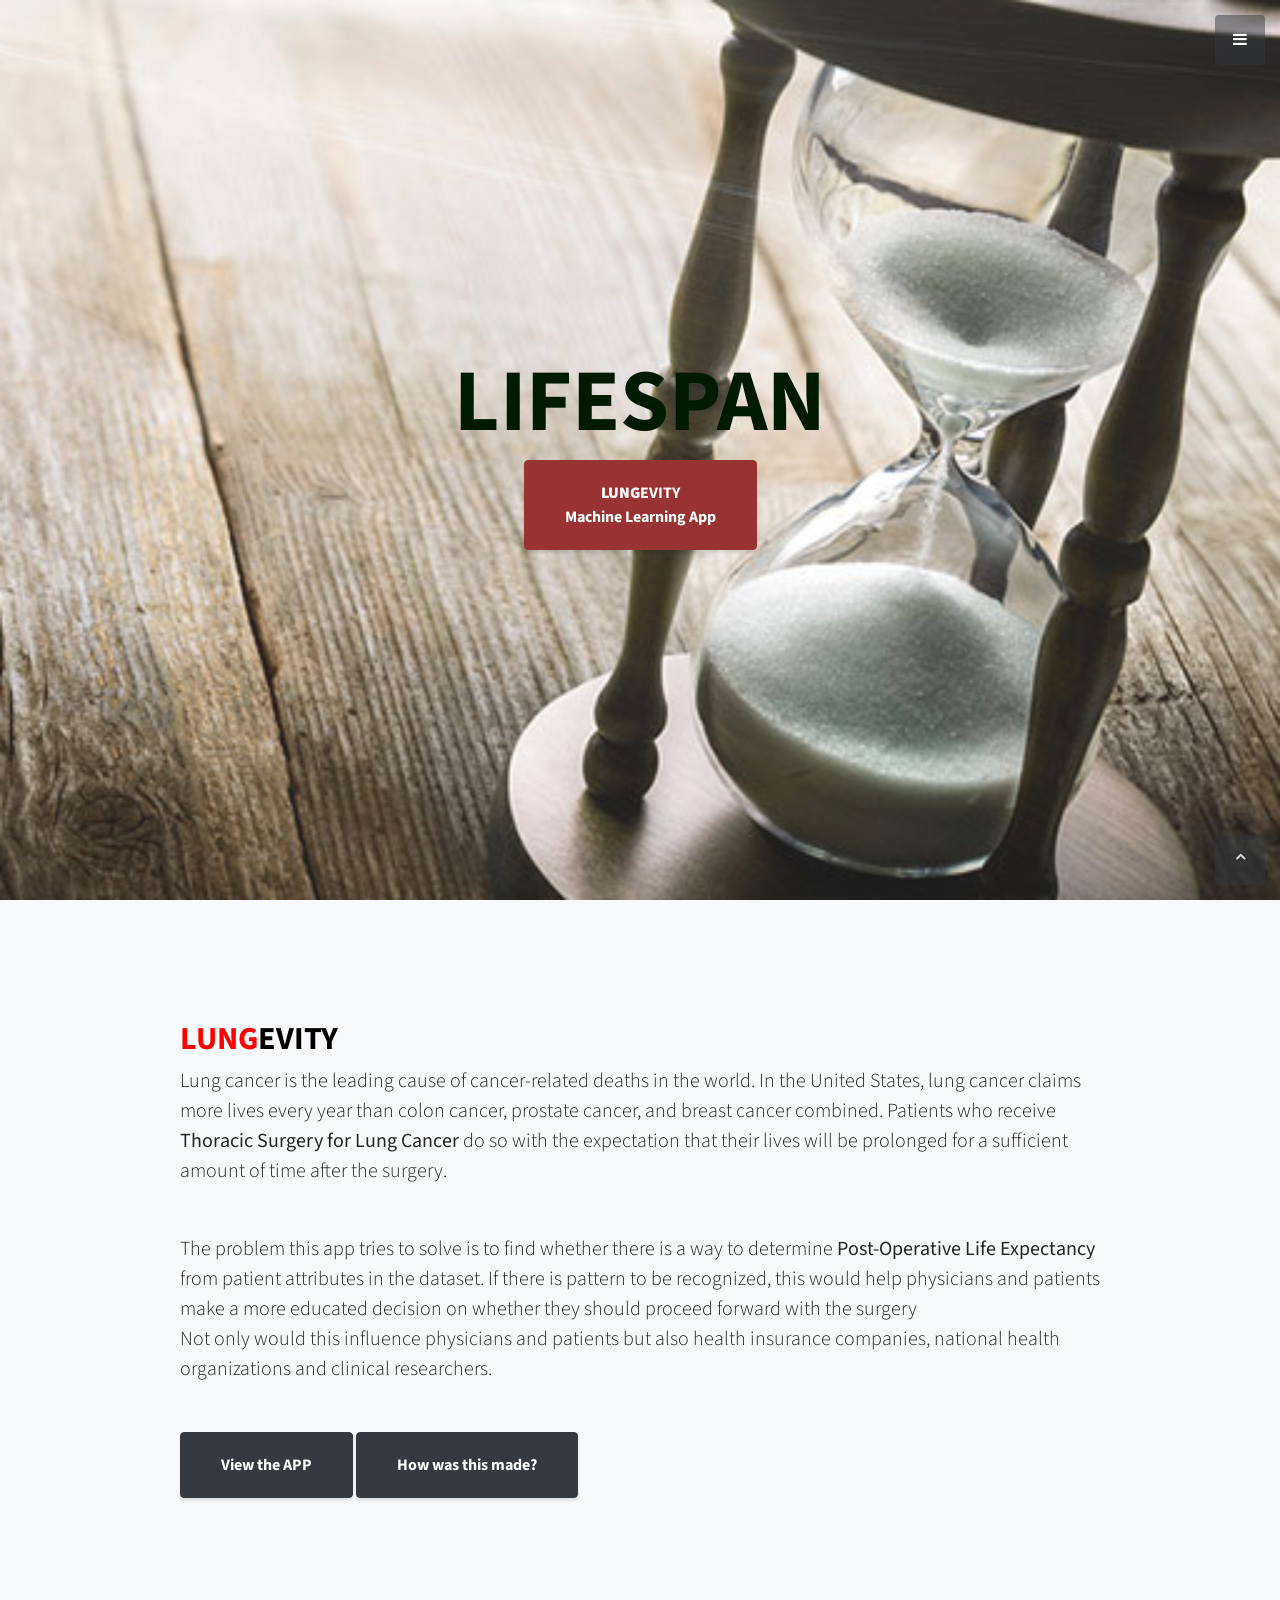
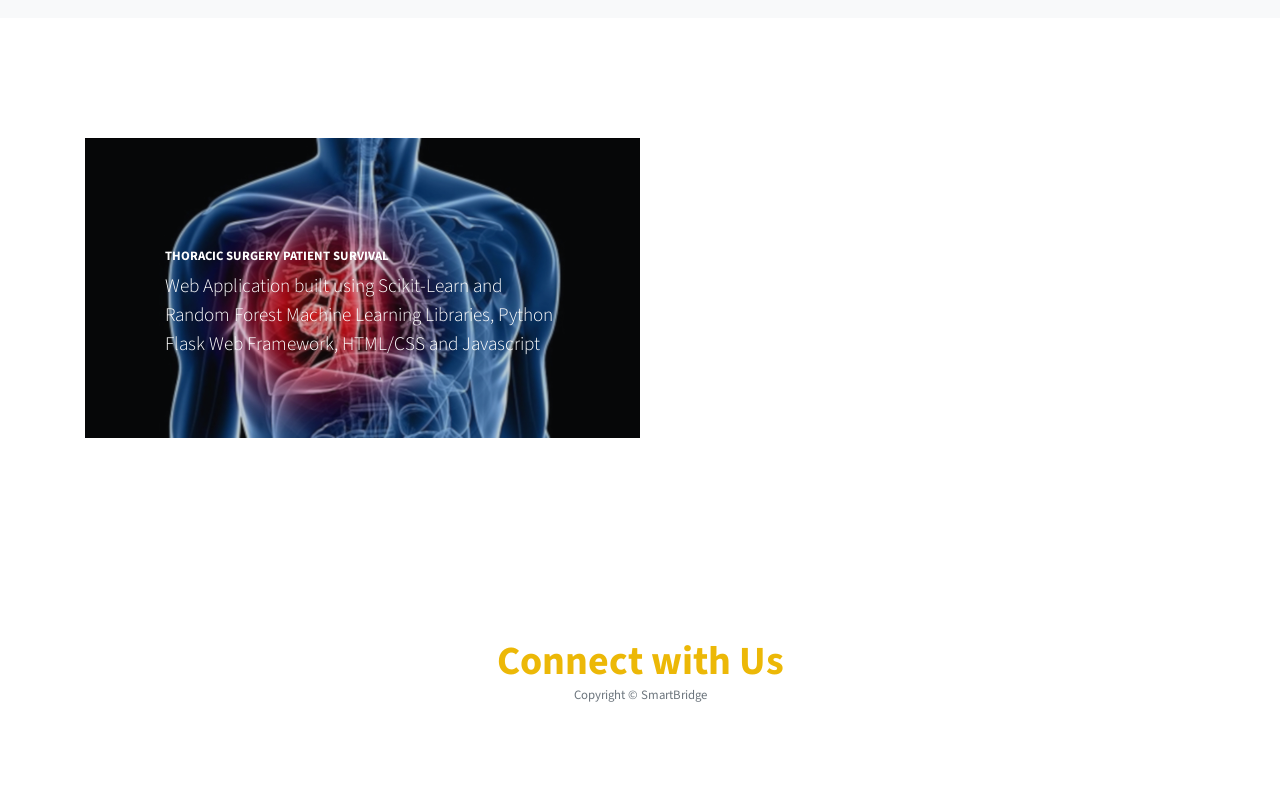
<file: flask/templates/index.html>
<!DOCTYPE html>
<html lang="en">

  <head>

    <meta charset="utf-8">
    <meta name="viewport" content="width=device-width, initial-scale=1, shrink-to-fit=no">
    <meta name="description" content="">
    <meta name="author" content="">

    <title>Life Expectancy Project</title>

    <!-- Bootstrap Core CSS -->
    <link href="../static/vendor/bootstrap/css/bootstrap.min.css" rel="stylesheet">

    <!-- Custom Fonts -->
    <link href="../static/vendor/font-awesome/css/font-awesome.min.css" rel="stylesheet" type="text/css">
    <link href="https://fonts.googleapis.com/css?family=Source+Sans+Pro:300,400,700,300italic,400italic,700italic" rel="stylesheet" type="text/css">
    <link href="../static/vendor/simple-line-icons/css/simple-line-icons.css" rel="stylesheet">

    <!-- Custom CSS -->
    <link href="../static/css/stylish-portfolio.css" rel="stylesheet">
    <style>
        .lungevity {
       color: black; 
       }
       span{
       color: red
       }

       .mb-1 {
         color: #001a00;
       }
       </style>
       

  </head>

  <body id="page-top">
    <!-- Navigation -->
    <a class="menu-toggle rounded" href="#">
      <i class="fa fa-bars"></i>
    </a>
    <nav id="sidebar-wrapper">
      <ul class="sidebar-nav">
        <li class="sidebar-brand">
          <a class="js-scroll-trigger" href="#page-top"><b>LIFE</b>SPAN</a>
        </li>
        <li class="sidebar-nav-item">
          <a class="js-scroll-trigger" href="#page-top">Home</a>
        </li>
        <li class="sidebar-nav-item">
          <a class="js-scroll-trigger" href="#portfolio">Infrastructure Walkthrough</a>
        </li>
        <li class="sidebar-nav-item">
          <a class="js-scroll-trigger" href="#connect">Connect With Us</a>
        </li>
      </ul>
    </nav>

    <!-- Header -->
    <header class="masthead d-flex">
      <div class="container text-center my-auto">
        <h1 class="mb-1" >LIFESPAN</h1>

        <a class="btn btn-primary btn-xl js-scroll-trigger" href="#about"><b>LUNG</b>EVITY<br>Machine Learning App</a>
        <!-- <a class="btn btn-primary btn-xl js-scroll-trigger" href="#about2">GDP Vs. Life Expectancy<br>Tableau Visualization</a> -->
      </div>
      <div class="overlay"></div>
    </header>

    <!-- About -->
    <section class="content-section bg-light" id="about">
      <!--<div class="container text-center">-->
          <div class="container">
        <div class="row">
          <div class="col-lg-10 mx-auto">
            <h2 class="lungevity"><span>LUNG</span>EVITY</h2>
            <p class="lead mb-5">Lung cancer is the leading cause of cancer-related deaths in the world. In the United States, lung cancer claims more lives every year than colon cancer, prostate cancer, and breast cancer combined.
              Patients who receive <b>Thoracic Surgery for Lung Cancer</b> do so with the expectation that their lives will be prolonged for a sufficient amount of time after the surgery.
              </p>
              <p class="lead mb-5">The problem this app tries to solve is to find whether there is a way 
                to determine <b>Post-Operative Life Expectancy</b> from patient attributes in the dataset. If there is pattern to be recognized, this would help physicians and patients make a more educated decision on whether they should proceed forward with the surgery
              <br>Not only would this influence physicians and patients but also health insurance companies, national health organizations and clinical researchers.</p>


              <a class="btn btn-dark btn-xl js-scroll-trigger" href="\form">View the APP</a>
            <a class="btn btn-dark btn-xl js-scroll-trigger" href="#portfolio">How was this made?</a>
          </div>
        </div>
      </div>
    </section>

       
    <!-- Portfolio -->
    <section class="content-section" id="portfolio">
      <div class="container">
        <!--<div class="content-section-heading text-center">
          <h3 class="text-secondary mb-0">Portfolio</h3>
          <h2 class="mb-5">Recent Projects</h2>
        </div>-->
        
        <div class="row no-gutters">
          <div class="col-lg-6">
            <a class="portfolio-item" href="/form">
              <span class="caption">
                <span class="caption-content">
                  <h2 class="text-color-white">Thoracic Surgery Patient Survival
</h2>
                  <p class="text-color-white mb-0">Web Application built using Scikit-Learn and Random Forest Machine Learning Libraries,
                    Python Flask Web Framework, HTML/CSS and Javascript
                  </p>
                </span>
              </span>
             
              <img class="img-fluid" src="../static/img/lung_cancer.jpg" alt="" style="width:580px;height:300px;">
            </a>
          </div>
          
      </section>
      
  

    <!-- Footer -->
    <footer class="footer text-center" id="connect">
      <div class="container">
      	<div class="col-lg-10 mx-auto">
          <h1 class="text-secondary mb-0">Connect with Us</h1>
        <!-- <ul class="list-inline mb-5">
          <li class="list-inline-item">
            <a class="social-link rounded-circle text-white mr-3" href="https://www.linkedin.com/in/gibraan-negron-2ab17214b/">
              <i class="icon-social-linkedin"></i>
            </a>
          </li>
          <li class="list-inline-item">
            <a class="social-link rounded-circle text-white" href="https://github.com/gnnj">
              <i class="icon-social-github"></i>
            </a>
          </li>
        </ul> -->

        <p class="text-muted small mb-0">Copyright &copy; SmartBridge</p>
      </div>
    </footer>

    <!-- Scroll to Top Button-->
    <a class="scroll-to-top rounded js-scroll-trigger" href="#page-top">
      <i class="fa fa-angle-up"></i>
    </a>

    <!-- Bootstrap core JavaScript -->
    <script src="../static/vendor/jquery/jquery.min.js"></script>
    <script src="../static/vendor/bootstrap/js/bootstrap.bundle.min.js"></script>

    <!-- Plugin JavaScript -->
    <script src="../static/vendor/jquery-easing/jquery.easing.min.js"></script>

    <!-- Custom scripts for this template -->
    <script src="../static/js/stylish-portfolio.min.js"></script>

  </body>

</html>
</file>
<file: flask/static/vendor/simple-line-icons/css/simple-line-icons.css>
@font-face {
  font-family: 'simple-line-icons';
  src: url('../fonts/Simple-Line-Icons.eot?v=2.4.0');
  src: url('../fonts/Simple-Line-Icons.eot?v=2.4.0#iefix') format('embedded-opentype'), url('../fonts/Simple-Line-Icons.woff2?v=2.4.0') format('woff2'), url('../fonts/Simple-Line-Icons.ttf?v=2.4.0') format('truetype'), url('../fonts/Simple-Line-Icons.woff?v=2.4.0') format('woff'), url('../fonts/Simple-Line-Icons.svg?v=2.4.0#simple-line-icons') format('svg');
  font-weight: normal;
  font-style: normal;
}
/*
 Use the following CSS code if you want to have a class per icon.
 Instead of a list of all class selectors, you can use the generic [class*="icon-"] selector, but it's slower:
*/
.icon-user,
.icon-people,
.icon-user-female,
.icon-user-follow,
.icon-user-following,
.icon-user-unfollow,
.icon-login,
.icon-logout,
.icon-emotsmile,
.icon-phone,
.icon-call-end,
.icon-call-in,
.icon-call-out,
.icon-map,
.icon-location-pin,
.icon-direction,
.icon-directions,
.icon-compass,
.icon-layers,
.icon-menu,
.icon-list,
.icon-options-vertical,
.icon-options,
.icon-arrow-down,
.icon-arrow-left,
.icon-arrow-right,
.icon-arrow-up,
.icon-arrow-up-circle,
.icon-arrow-left-circle,
.icon-arrow-right-circle,
.icon-arrow-down-circle,
.icon-check,
.icon-clock,
.icon-plus,
.icon-minus,
.icon-close,
.icon-event,
.icon-exclamation,
.icon-organization,
.icon-trophy,
.icon-screen-smartphone,
.icon-screen-desktop,
.icon-plane,
.icon-notebook,
.icon-mustache,
.icon-mouse,
.icon-magnet,
.icon-energy,
.icon-disc,
.icon-cursor,
.icon-cursor-move,
.icon-crop,
.icon-chemistry,
.icon-speedometer,
.icon-shield,
.icon-screen-tablet,
.icon-magic-wand,
.icon-hourglass,
.icon-graduation,
.icon-ghost,
.icon-game-controller,
.icon-fire,
.icon-eyeglass,
.icon-envelope-open,
.icon-envelope-letter,
.icon-bell,
.icon-badge,
.icon-anchor,
.icon-wallet,
.icon-vector,
.icon-speech,
.icon-puzzle,
.icon-printer,
.icon-present,
.icon-playlist,
.icon-pin,
.icon-picture,
.icon-handbag,
.icon-globe-alt,
.icon-globe,
.icon-folder-alt,
.icon-folder,
.icon-film,
.icon-feed,
.icon-drop,
.icon-drawer,
.icon-docs,
.icon-doc,
.icon-diamond,
.icon-cup,
.icon-calculator,
.icon-bubbles,
.icon-briefcase,
.icon-book-open,
.icon-basket-loaded,
.icon-basket,
.icon-bag,
.icon-action-undo,
.icon-action-redo,
.icon-wrench,
.icon-umbrella,
.icon-trash,
.icon-tag,
.icon-support,
.icon-frame,
.icon-size-fullscreen,
.icon-size-actual,
.icon-shuffle,
.icon-share-alt,
.icon-share,
.icon-rocket,
.icon-question,
.icon-pie-chart,
.icon-pencil,
.icon-note,
.icon-loop,
.icon-home,
.icon-grid,
.icon-graph,
.icon-microphone,
.icon-music-tone-alt,
.icon-music-tone,
.icon-earphones-alt,
.icon-earphones,
.icon-equalizer,
.icon-like,
.icon-dislike,
.icon-control-start,
.icon-control-rewind,
.icon-control-play,
.icon-control-pause,
.icon-control-forward,
.icon-control-end,
.icon-volume-1,
.icon-volume-2,
.icon-volume-off,
.icon-calendar,
.icon-bulb,
.icon-chart,
.icon-ban,
.icon-bubble,
.icon-camrecorder,
.icon-camera,
.icon-cloud-download,
.icon-cloud-upload,
.icon-envelope,
.icon-eye,
.icon-flag,
.icon-heart,
.icon-info,
.icon-key,
.icon-link,
.icon-lock,
.icon-lock-open,
.icon-magnifier,
.icon-magnifier-add,
.icon-magnifier-remove,
.icon-paper-clip,
.icon-paper-plane,
.icon-power,
.icon-refresh,
.icon-reload,
.icon-settings,
.icon-star,
.icon-symbol-female,
.icon-symbol-male,
.icon-target,
.icon-credit-card,
.icon-paypal,
.icon-social-tumblr,
.icon-social-twitter,
.icon-social-facebook,
.icon-social-instagram,
.icon-social-linkedin,
.icon-social-pinterest,
.icon-social-github,
.icon-social-google,
.icon-social-reddit,
.icon-social-skype,
.icon-social-dribbble,
.icon-social-behance,
.icon-social-foursqare,
.icon-social-soundcloud,
.icon-social-spotify,
.icon-social-stumbleupon,
.icon-social-youtube,
.icon-social-dropbox,
.icon-social-vkontakte,
.icon-social-steam {
  font-family: 'simple-line-icons';
  speak: none;
  font-style: normal;
  font-weight: normal;
  font-variant: normal;
  text-transform: none;
  line-height: 1;
  /* Better Font Rendering =========== */
  -webkit-font-smoothing: antialiased;
  -moz-osx-font-smoothing: grayscale;
}
.icon-user:before {
  content: "\e005";
}
.icon-people:before {
  content: "\e001";
}
.icon-user-female:before {
  content: "\e000";
}
.icon-user-follow:before {
  content: "\e002";
}
.icon-user-following:before {
  content: "\e003";
}
.icon-user-unfollow:before {
  content: "\e004";
}
.icon-login:before {
  content: "\e066";
}
.icon-logout:before {
  content: "\e065";
}
.icon-emotsmile:before {
  content: "\e021";
}
.icon-phone:before {
  content: "\e600";
}
.icon-call-end:before {
  content: "\e048";
}
.icon-call-in:before {
  content: "\e047";
}
.icon-call-out:before {
  content: "\e046";
}
.icon-map:before {
  content: "\e033";
}
.icon-location-pin:before {
  content: "\e096";
}
.icon-direction:before {
  content: "\e042";
}
.icon-directions:before {
  content: "\e041";
}
.icon-compass:before {
  content: "\e045";
}
.icon-layers:before {
  content: "\e034";
}
.icon-menu:before {
  content: "\e601";
}
.icon-list:before {
  content: "\e067";
}
.icon-options-vertical:before {
  content: "\e602";
}
.icon-options:before {
  content: "\e603";
}
.icon-arrow-down:before {
  content: "\e604";
}
.icon-arrow-left:before {
  content: "\e605";
}
.icon-arrow-right:before {
  content: "\e606";
}
.icon-arrow-up:before {
  content: "\e607";
}
.icon-arrow-up-circle:before {
  content: "\e078";
}
.icon-arrow-left-circle:before {
  content: "\e07a";
}
.icon-arrow-right-circle:before {
  content: "\e079";
}
.icon-arrow-down-circle:before {
  content: "\e07b";
}
.icon-check:before {
  content: "\e080";
}
.icon-clock:before {
  content: "\e081";
}
.icon-plus:before {
  content: "\e095";
}
.icon-minus:before {
  content: "\e615";
}
.icon-close:before {
  content: "\e082";
}
.icon-event:before {
  content: "\e619";
}
.icon-exclamation:before {
  content: "\e617";
}
.icon-organization:before {
  content: "\e616";
}
.icon-trophy:before {
  content: "\e006";
}
.icon-screen-smartphone:before {
  content: "\e010";
}
.icon-screen-desktop:before {
  content: "\e011";
}
.icon-plane:before {
  content: "\e012";
}
.icon-notebook:before {
  content: "\e013";
}
.icon-mustache:before {
  content: "\e014";
}
.icon-mouse:before {
  content: "\e015";
}
.icon-magnet:before {
  content: "\e016";
}
.icon-energy:before {
  content: "\e020";
}
.icon-disc:before {
  content: "\e022";
}
.icon-cursor:before {
  content: "\e06e";
}
.icon-cursor-move:before {
  content: "\e023";
}
.icon-crop:before {
  content: "\e024";
}
.icon-chemistry:before {
  content: "\e026";
}
.icon-speedometer:before {
  content: "\e007";
}
.icon-shield:before {
  content: "\e00e";
}
.icon-screen-tablet:before {
  content: "\e00f";
}
.icon-magic-wand:before {
  content: "\e017";
}
.icon-hourglass:before {
  content: "\e018";
}
.icon-graduation:before {
  content: "\e019";
}
.icon-ghost:before {
  content: "\e01a";
}
.icon-game-controller:before {
  content: "\e01b";
}
.icon-fire:before {
  content: "\e01c";
}
.icon-eyeglass:before {
  content: "\e01d";
}
.icon-envelope-open:before {
  content: "\e01e";
}
.icon-envelope-letter:before {
  content: "\e01f";
}
.icon-bell:before {
  content: "\e027";
}
.icon-badge:before {
  content: "\e028";
}
.icon-anchor:before {
  content: "\e029";
}
.icon-wallet:before {
  content: "\e02a";
}
.icon-vector:before {
  content: "\e02b";
}
.icon-speech:before {
  content: "\e02c";
}
.icon-puzzle:before {
  content: "\e02d";
}
.icon-printer:before {
  content: "\e02e";
}
.icon-present:before {
  content: "\e02f";
}
.icon-playlist:before {
  content: "\e030";
}
.icon-pin:before {
  content: "\e031";
}
.icon-picture:before {
  content: "\e032";
}
.icon-handbag:before {
  content: "\e035";
}
.icon-globe-alt:before {
  content: "\e036";
}
.icon-globe:before {
  content: "\e037";
}
.icon-folder-alt:before {
  content: "\e039";
}
.icon-folder:before {
  content: "\e089";
}
.icon-film:before {
  content: "\e03a";
}
.icon-feed:before {
  content: "\e03b";
}
.icon-drop:before {
  content: "\e03e";
}
.icon-drawer:before {
  content: "\e03f";
}
.icon-docs:before {
  content: "\e040";
}
.icon-doc:before {
  content: "\e085";
}
.icon-diamond:before {
  content: "\e043";
}
.icon-cup:before {
  content: "\e044";
}
.icon-calculator:before {
  content: "\e049";
}
.icon-bubbles:before {
  content: "\e04a";
}
.icon-briefcase:before {
  content: "\e04b";
}
.icon-book-open:before {
  content: "\e04c";
}
.icon-basket-loaded:before {
  content: "\e04d";
}
.icon-basket:before {
  content: "\e04e";
}
.icon-bag:before {
  content: "\e04f";
}
.icon-action-undo:before {
  content: "\e050";
}
.icon-action-redo:before {
  content: "\e051";
}
.icon-wrench:before {
  content: "\e052";
}
.icon-umbrella:before {
  content: "\e053";
}
.icon-trash:before {
  content: "\e054";
}
.icon-tag:before {
  content: "\e055";
}
.icon-support:before {
  content: "\e056";
}
.icon-frame:before {
  content: "\e038";
}
.icon-size-fullscreen:before {
  content: "\e057";
}
.icon-size-actual:before {
  content: "\e058";
}
.icon-shuffle:before {
  content: "\e059";
}
.icon-share-alt:before {
  content: "\e05a";
}
.icon-share:before {
  content: "\e05b";
}
.icon-rocket:before {
  content: "\e05c";
}
.icon-question:before {
  content: "\e05d";
}
.icon-pie-chart:before {
  content: "\e05e";
}
.icon-pencil:before {
  content: "\e05f";
}
.icon-note:before {
  content: "\e060";
}
.icon-loop:before {
  content: "\e064";
}
.icon-home:before {
  content: "\e069";
}
.icon-grid:before {
  content: "\e06a";
}
.icon-graph:before {
  content: "\e06b";
}
.icon-microphone:before {
  content: "\e063";
}
.icon-music-tone-alt:before {
  content: "\e061";
}
.icon-music-tone:before {
  content: "\e062";
}
.icon-earphones-alt:before {
  content: "\e03c";
}
.icon-earphones:before {
  content: "\e03d";
}
.icon-equalizer:before {
  content: "\e06c";
}
.icon-like:before {
  content: "\e068";
}
.icon-dislike:before {
  content: "\e06d";
}
.icon-control-start:before {
  content: "\e06f";
}
.icon-control-rewind:before {
  content: "\e070";
}
.icon-control-play:before {
  content: "\e071";
}
.icon-control-pause:before {
  content: "\e072";
}
.icon-control-forward:before {
  content: "\e073";
}
.icon-control-end:before {
  content: "\e074";
}
.icon-volume-1:before {
  content: "\e09f";
}
.icon-volume-2:before {
  content: "\e0a0";
}
.icon-volume-off:before {
  content: "\e0a1";
}
.icon-calendar:before {
  content: "\e075";
}
.icon-bulb:before {
  content: "\e076";
}
.icon-chart:before {
  content: "\e077";
}
.icon-ban:before {
  content: "\e07c";
}
.icon-bubble:before {
  content: "\e07d";
}
.icon-camrecorder:before {
  content: "\e07e";
}
.icon-camera:before {
  content: "\e07f";
}
.icon-cloud-download:before {
  content: "\e083";
}
.icon-cloud-upload:before {
  content: "\e084";
}
.icon-envelope:before {
  content: "\e086";
}
.icon-eye:before {
  content: "\e087";
}
.icon-flag:before {
  content: "\e088";
}
.icon-heart:before {
  content: "\e08a";
}
.icon-info:before {
  content: "\e08b";
}
.icon-key:before {
  content: "\e08c";
}
.icon-link:before {
  content: "\e08d";
}
.icon-lock:before {
  content: "\e08e";
}
.icon-lock-open:before {
  content: "\e08f";
}
.icon-magnifier:before {
  content: "\e090";
}
.icon-magnifier-add:before {
  content: "\e091";
}
.icon-magnifier-remove:before {
  content: "\e092";
}
.icon-paper-clip:before {
  content: "\e093";
}
.icon-paper-plane:before {
  content: "\e094";
}
.icon-power:before {
  content: "\e097";
}
.icon-refresh:before {
  content: "\e098";
}
.icon-reload:before {
  content: "\e099";
}
.icon-settings:before {
  content: "\e09a";
}
.icon-star:before {
  content: "\e09b";
}
.icon-symbol-female:before {
  content: "\e09c";
}
.icon-symbol-male:before {
  content: "\e09d";
}
.icon-target:before {
  content: "\e09e";
}
.icon-credit-card:before {
  content: "\e025";
}
.icon-paypal:before {
  content: "\e608";
}
.icon-social-tumblr:before {
  content: "\e00a";
}
.icon-social-twitter:before {
  content: "\e009";
}
.icon-social-facebook:before {
  content: "\e00b";
}
.icon-social-instagram:before {
  content: "\e609";
}
.icon-social-linkedin:before {
  content: "\e60a";
}
.icon-social-pinterest:before {
  content: "\e60b";
}
.icon-social-github:before {
  content: "\e60c";
}
.icon-social-google:before {
  content: "\e60d";
}
.icon-social-reddit:before {
  content: "\e60e";
}
.icon-social-skype:before {
  content: "\e60f";
}
.icon-social-dribbble:before {
  content: "\e00d";
}
.icon-social-behance:before {
  content: "\e610";
}
.icon-social-foursqare:before {
  content: "\e611";
}
.icon-social-soundcloud:before {
  content: "\e612";
}
.icon-social-spotify:before {
  content: "\e613";
}
.icon-social-stumbleupon:before {
  content: "\e614";
}
.icon-social-youtube:before {
  content: "\e008";
}
.icon-social-dropbox:before {
  content: "\e00c";
}
.icon-social-vkontakte:before {
  content: "\e618";
}
.icon-social-steam:before {
  content: "\e620";
}
</file>
<file: flask/static/css/stylish-portfolio.css>
body,
html {
  width: 100%;
  height: 100%;
}

body {
  font-family: 'Source Sans Pro';
}
.text-color-white { color: #fff; text-shadow: 2px; }
.text-bold { font-weight: bold; }
.btn-xl {
  padding: 1.25rem 2.5rem;
}

.content-section {
  padding-top: 7.5rem;
  padding-bottom: 7.5rem;
}

.content-section-heading h2 {
  font-size: 3rem;
}

.content-section-heading h3 {
  font-size: 1rem;
  text-transform: uppercase;
}

h1,
h2,
h3,
h4,
h5,
h6 {
  font-weight: 700;
}

.text-faded {
  color: rgba(255, 255, 255, 0.7);
}

/* Map */
.map {
  height: 30rem;
}

@media (max-width: 992px) {
  .map {
    height: 75%;
  }
}

.map iframe {
  pointer-events: none;
}

.scroll-to-top {
  position: fixed;
  right: 15px;
  bottom: 15px;
  display: none;
  width: 50px;
  height: 50px;
  text-align: center;
  color: white;
  background: rgba(52, 58, 64, 0.5);
  line-height: 45px;
}

.scroll-to-top:focus, .scroll-to-top:hover {
  color: white;
}

.scroll-to-top:hover {
  background: #343a40;
}

.scroll-to-top i {
  font-weight: 800;
}

.masthead {
  min-height: 30rem;
  position: relative;
  display: table;
  width: 100%;
  height: auto;
  padding-top: 8rem;
  padding-bottom: 8rem;
  background: linear-gradient(90deg, rgba(255, 255, 255, 0.1) 0%, rgba(255, 255, 255, 0.1) 100%), url("../img/logo.jpg");
  background-position: center center;
  background-repeat: no-repeat;
  background-size: cover;
}

.formhead {
  min-height: 30rem;
  position: relative;
  display: table;
  width: 100%;
  height: auto;
  padding-top: 8rem;
  padding-bottom: 8rem;
  background: linear-gradient(90deg, rgba(255, 255, 255, 0.1) 0%, rgba(255, 255, 255, 0.1) 100%), url("../img/form_header.jpg");
  background-position: center center;
  background-repeat: no-repeat;
  background-size: cover;
}

.masthead h1 {
  font-size: 4rem;
  margin: 0;
  padding: 0;
}

.formhead h1 {
  font-size: 4rem;
  margin: 0;
  padding: 0;
}

@media (min-width: 992px) {
  .masthead {
    height: 100vh;
  }
  .masthead h1 {
    font-size: 5.5rem;
  }
}

/* Side Menu */
#sidebar-wrapper {
  position: fixed;
  z-index: 2;
  right: 0;
  width: 250px;
  height: 100%;
  -webkit-transition: all 0.4s ease 0s;
  -moz-transition: all 0.4s ease 0s;
  -ms-transition: all 0.4s ease 0s;
  -o-transition: all 0.4s ease 0s;
  transition: all 0.4s ease 0s;
  transform: translateX(250px);
  background: #993333;
  border-left: 1px solid rgba(255, 255, 255, 0.1);
}

.sidebar-nav {
  position: absolute;
  top: 0;
  width: 250px;
  margin: 0;
  padding: 0;
  list-style: none;
}

.sidebar-nav li.sidebar-nav-item a {
  display: block;
  text-decoration: none;
  color: #fff;
  padding: 15px;
}

.sidebar-nav li a:hover {
  text-decoration: none;
  color: #fff;
  background: rgba(255, 255, 255, 0.2);
}

.sidebar-nav li a:active,
.sidebar-nav li a:focus {
  text-decoration: none;
}

.sidebar-nav > .sidebar-brand {
  font-size: 1.2rem;
  background: rgba(52, 58, 64, 0.1);
  height: 80px;
  line-height: 50px;
  padding-top: 15px;
  padding-bottom: 15px;
  padding-left: 15px;
}

.sidebar-nav > .sidebar-brand a {
  color: #fff;
}

.sidebar-nav > .sidebar-brand a:hover {
  color: #fff;
  background: none;
}

#sidebar-wrapper.active {
  right: 250px;
  width: 250px;
  -webkit-transition: all 0.4s ease 0s;
  -moz-transition: all 0.4s ease 0s;
  -ms-transition: all 0.4s ease 0s;
  -o-transition: all 0.4s ease 0s;
  transition: all 0.4s ease 0s;
}

.menu-toggle {
  position: fixed;
  right: 15px;
  top: 15px;
  width: 50px;
  height: 50px;
  text-align: center;
  color: #fff;
  background: rgba(52, 58, 64, 0.5);
  line-height: 50px;
  z-index: 999;
}

.menu-toggle:focus, .menu-toggle:hover {
  color: #fff;
}

.menu-toggle:hover {
  background: #343a40;
}

.service-icon {
  background-color: #fff;
  color: #993333;
  height: 7rem;
  width: 7rem;
  display: block;
  line-height: 7.5rem;
  font-size: 2.25rem;
  box-shadow: 0 3px 3px 0 rgba(0, 0, 0, 0.1);
}

.callout {
  padding: 15rem 0;
  background: linear-gradient(90deg, rgba(255, 255, 255, 0.1) 0%, rgba(255, 255, 255, 0.1) 100%), url("../img/logo.jpg");
  background-position: center center;
  background-repeat: no-repeat;
  background-size: cover;
}

.callout h2 {
  font-size: 3.5rem;
  font-weight: 700;
  display: block;
  max-width: 30rem;
}

.portfolio-item {
  display: block;
  position: relative;
  overflow: hidden;
  max-width: 530px;
  margin: auto auto 1rem;
}
.portfolio-item .caption {
  display: flex;
  height: 100%;
  width: 100%;
  background-color: rgba(33, 37, 41, 0.2);
  position: absolute;
  top: 0;
  bottom: 0;
  z-index: 1;
}

.portfolio-item .caption .caption-content {
  color: #fff;
  margin: auto 2rem 2rem;
}

.portfolio-item .caption .caption-content h2 {
  font-size: 0.8rem;
  text-transform: uppercase;
}

.portfolio-item .caption .caption-content p {
  font-weight: 300;
  font-size: 1.2rem;
}

@media (min-width: 992px) {
  .portfolio-item {
    max-width: none;
    margin: 0;
  }
  .portfolio-item .caption {
    -webkit-transition: -webkit-clip-path 0.25s ease-out, background-color 0.7s;
    -webkit-clip-path: inset(0px);
    clip-path: inset(0px);
  }
  .portfolio-item .caption .caption-content {
    transition: opacity 0.25s;
    margin-left: 5rem;
    margin-right: 5rem;
    margin-bottom: 5rem;
  }
  .portfolio-item img {
    -webkit-transition: -webkit-clip-path 0.25s ease-out;
    -webkit-clip-path: inset(-1px);
    clip-path: inset(-1px);
  }
  .portfolio-item:hover img {
    -webkit-clip-path: inset(2rem);
    clip-path: inset(2rem);
  }
  .portfolio-item:hover .caption {
    background-color: #993333;
    -webkit-clip-path: inset(2rem);
    clip-path: inset(2rem);
  }
}

footer.footer {
  padding-top: 5rem;
  padding-bottom: 5rem;
}

footer.footer .social-link {
  display: block;
  height: 4rem;
  width: 4rem;
  line-height: 4.3rem;
  font-size: 1.5rem;
  background-color: #993333;
  transition: background-color 0.15s ease-in-out;
  box-shadow: 0 3px 3px 0 rgba(0, 0, 0, 0.1);
}

footer.footer .social-link:hover {
  background-color: #993333;
  text-decoration: none;
}

a {
  color: #993333;
}

a:hover, a:focus, a:active {
  color: #993333;
}

.btn-primary {
  background-color: #993333 !important;
  border-color: #993333 !important;
  color: #fff !important;
}

.btn-primary:hover, .btn-primary:focus, .btn-primary:active {
  background-color: #993333 !important;
  border-color: #993333 !important;
}

.btn-secondary {
  background-color: #ecb807 !important;
  border-color: #ecb807 !important;
  color: #fff !important;
}

.btn-secondary:hover, .btn-secondary:focus, .btn-secondary:active {
  background-color: #ba9106 !important;
  border-color: #ba9106 !important;
}

.btn-dark {
  color: #fff !important;
}

.btn {
  box-shadow: 0px 3px 3px 0px rgba(0, 0, 0, 0.1);
  font-weight: 700;
}

.bg-primary {
  background-color: #993333 !important;
}

.text-primary {
  color: #993333 !important;
}

.text-secondary {
  color: #ecb807 !important;
}
</file>
